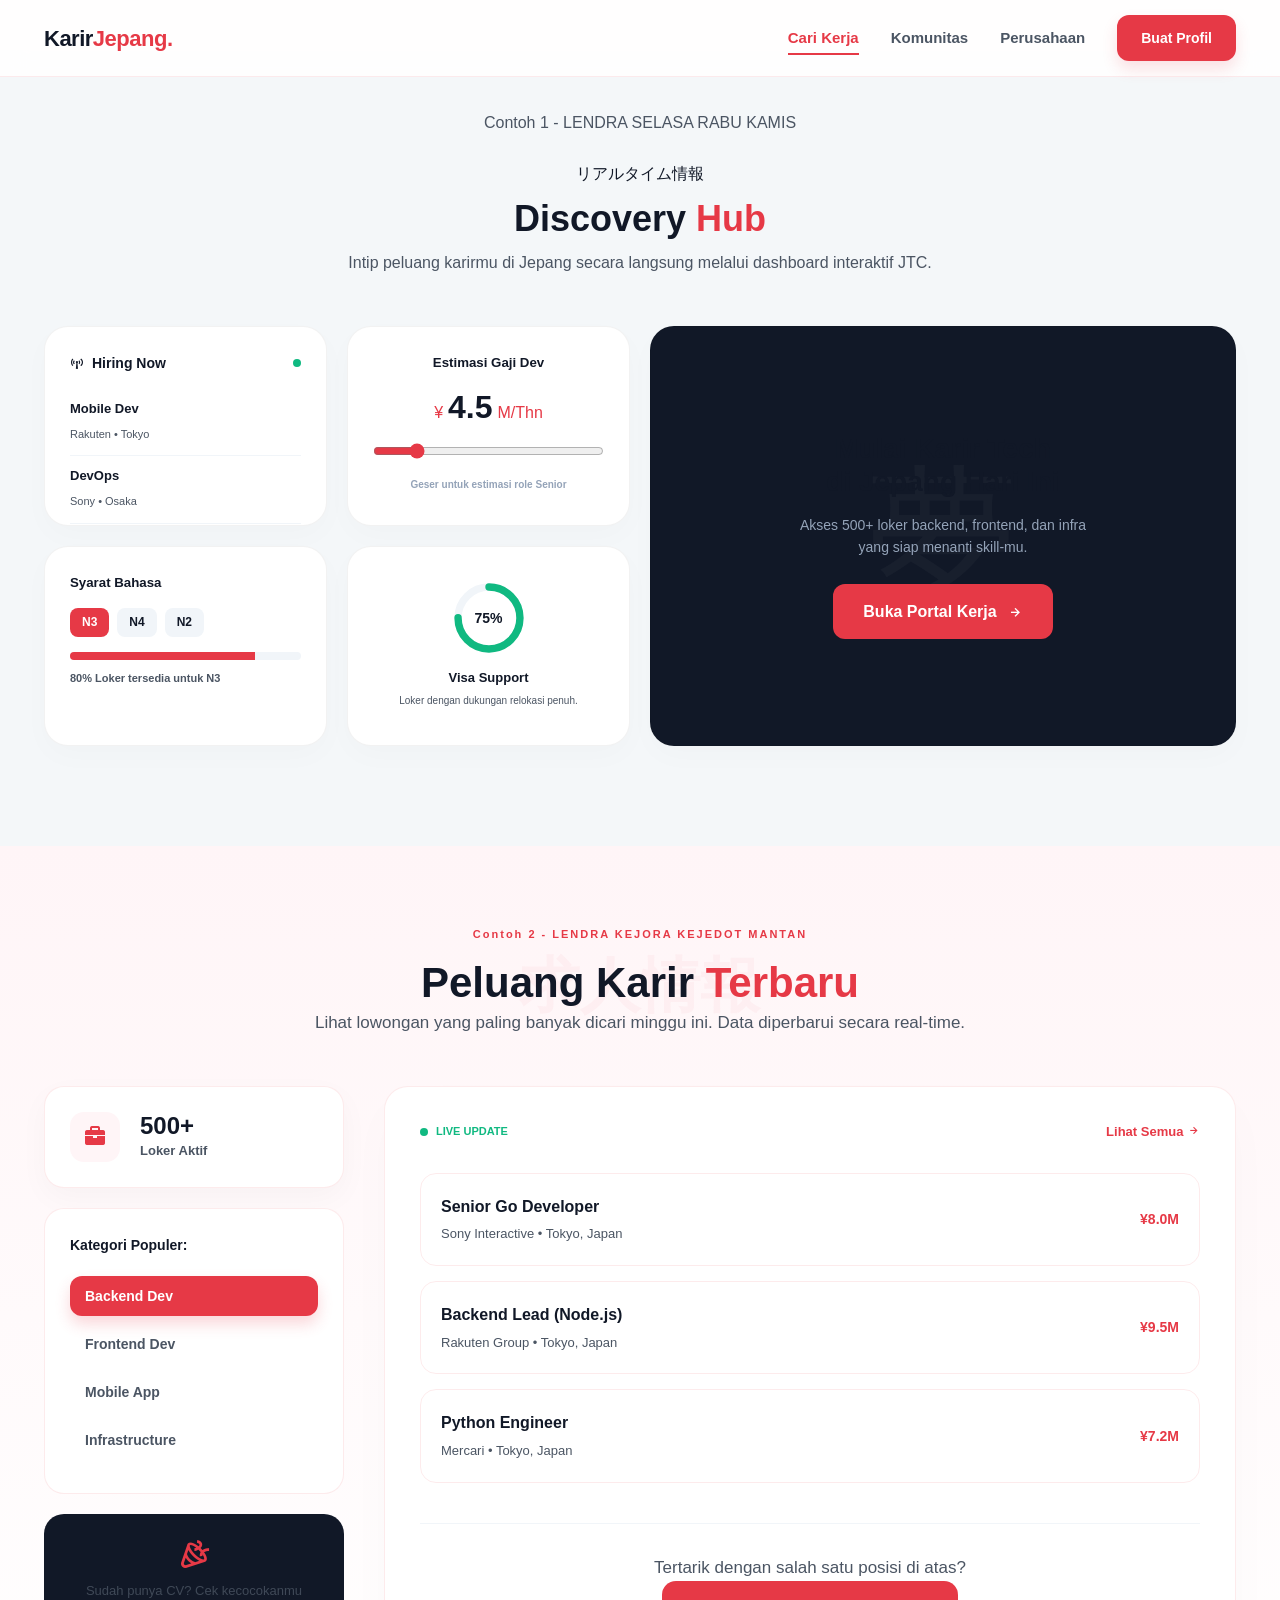
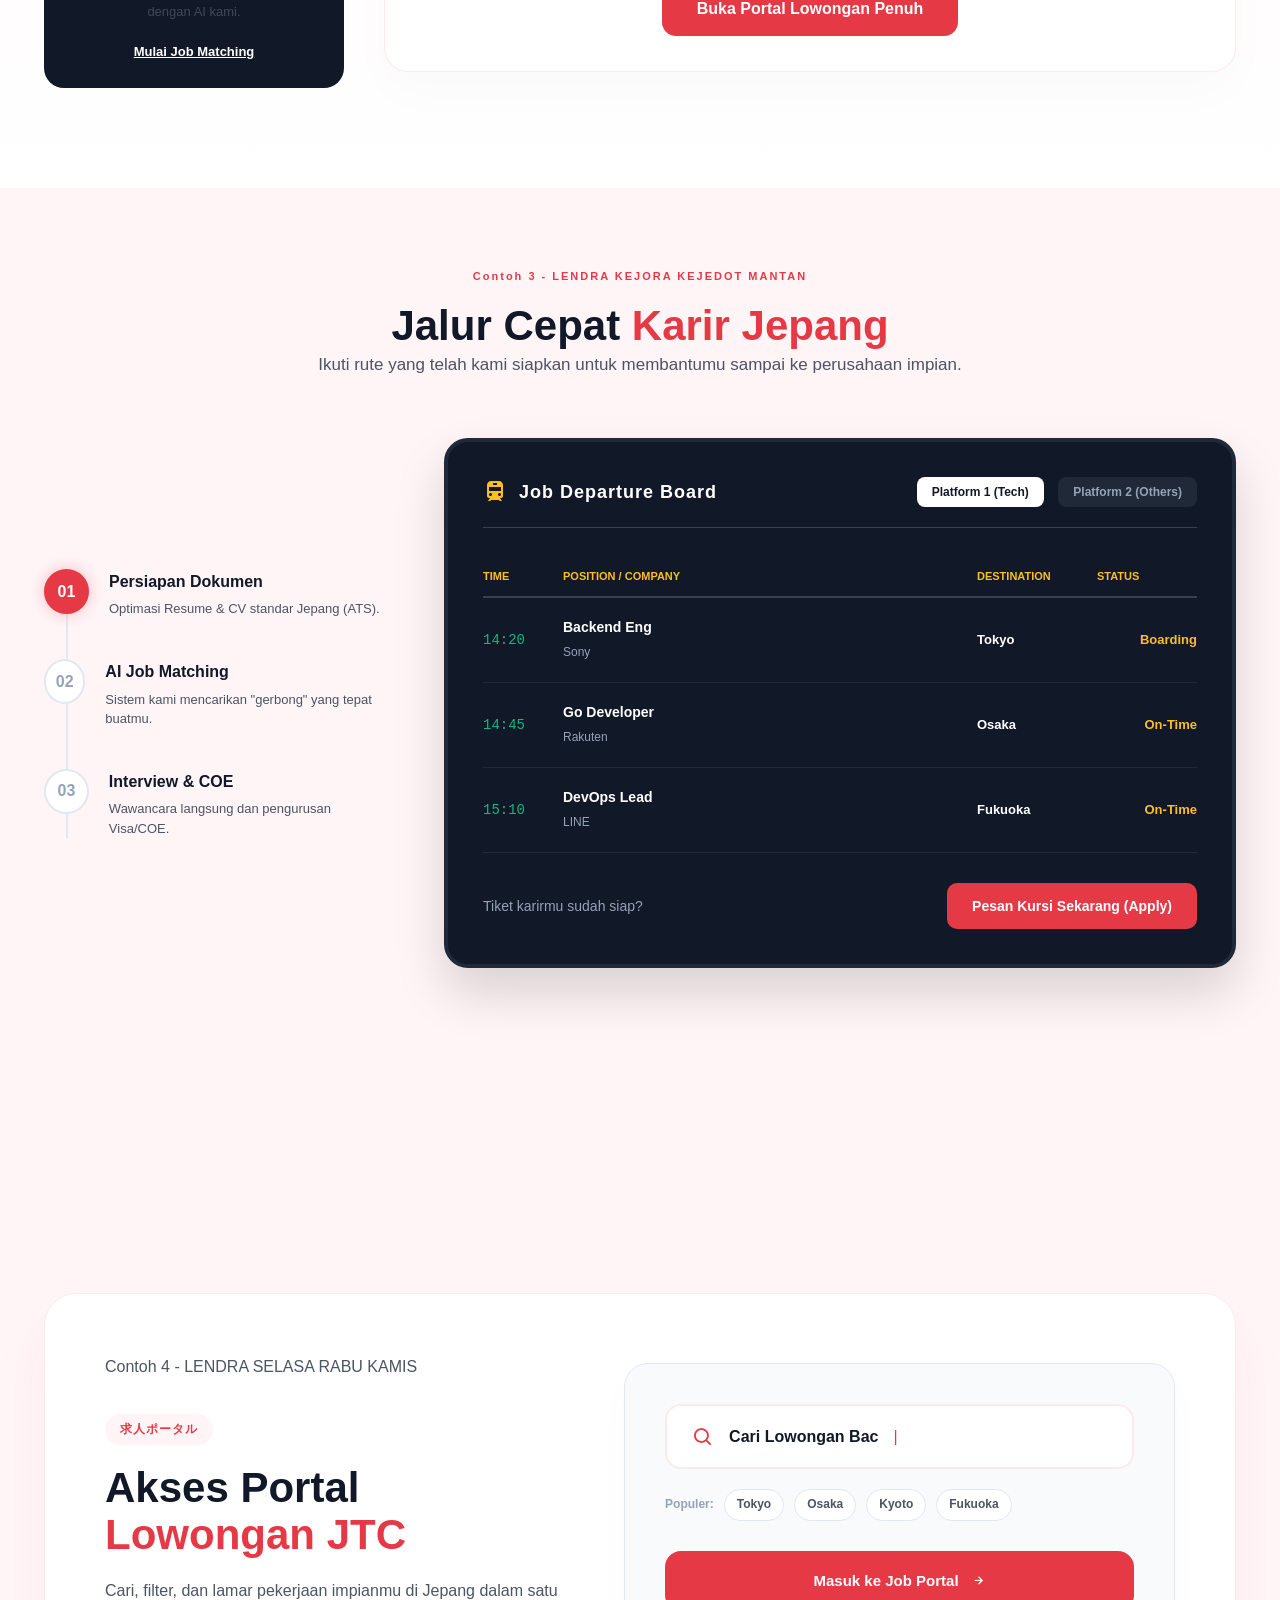
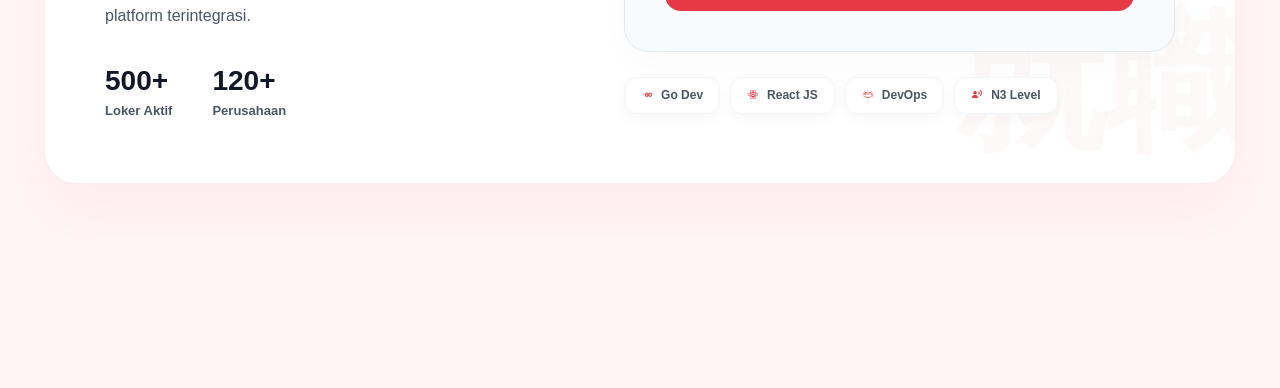
<file: contoh.html>
<!DOCTYPE html>
<html lang="id">

<head>
    <meta charset="UTF-8">
    <meta name="viewport" content="width=device-width, initial-scale=1.0">
    <title>Discovery Hub - Japan Tech Career</title>
    <link rel="stylesheet" href="assets/css/style.css">
    <link rel="stylesheet" href="assets/css/gateway.css">
    <link rel="stylesheet" href="assets/css/gateway-v2.css">
    <link rel="stylesheet" href="assets/css/gateway-v3.css">
    <link rel="stylesheet" href="assets/css/gateway-v4.css">
    <link rel="stylesheet" href="assets/css/gateway-v5.css">
    <link href='https://unpkg.com/boxicons@2.1.4/css/boxicons.min.css' rel='stylesheet'>
</head>

<body class="bg-light-jtc">
    <header class="header">
        <div class="container nav-container">
            <a href="index.html" class="logo">Karir<span>Jepang.</span></a>
            <nav class="navbar">
                <a href="list-job.html" class="nav-link active">Cari Kerja</a>
                <a href="#komunitas" class="nav-link">Komunitas</a>
                <a href="#perusahaan" class="nav-link">Perusahaan</a>
                <a href="#" class="btn-cta-nav">Buat Profil</a>
            </nav>
            <div class="menu-icon" id="menu-btn">
                <i class='bx bx-menu-alt-right'></i>
            </div>
        </div>
    </header>

    <main class="tp-gateway-main">
        <div class="container">
            <div class="discovery-header" data-aos="fade-up">
                <p>Contoh 1 - LENDRA SELASA RABU KAMIS</p><br>
                <span class="jp-badge">リアルタイム情報</span>
                <h2>Discovery <span>Hub</span></h2>
                <p>Intip peluang karirmu di Jepang secara langsung melalui dashboard interaktif JTC.</p>
            </div>

            <div class="bento-dashboard">

                <div class="dash-card job-ticker" data-aos="zoom-in">
                    <div class="card-head">
                        <h5><i class='bx bx-broadcast'></i> Hiring Now</h5>
                        <span class="pulse-dot"></span>
                    </div>
                    <div class="ticker-content" id="tickerContent">
                        <div class="ticker-item">
                            <strong>Mobile Dev</strong> <span>Rakuten • Tokyo</span>
                        </div>
                        <div class="ticker-item">
                            <strong>DevOps</strong> <span>Sony • Osaka</span>
                        </div>
                        <div class="ticker-item">
                            <strong>Frontend</strong> <span>Mercari • Kyoto</span>
                        </div>
                    </div>
                </div>

                <div class="dash-card salary-widget" data-aos="zoom-in" data-aos-delay="100">
                    <h5>Estimasi Gaji Dev</h5>
                    <div class="salary-display">
                        <span class="currency">¥</span>
                        <h3 id="salaryCounter">4.5</h3>
                        <span class="unit">M/Thn</span>
                    </div>
                    <input type="range" min="3" max="12" value="4.5" step="0.5" class="salary-slider" id="salarySlider">
                    <p class="slider-note">Geser untuk estimasi role Senior</p>
                </div>

                <div class="dash-card gateway-cta" data-aos="zoom-in" data-aos-delay="200">
                    <div class="cta-inner">
                        <div class="kanji-watermark">夢</div>
                        <h4>Mulai Karir Tech <br>di Jepang Hari Ini</h4>
                        <p>Akses 500+ loker backend, frontend, dan infra yang siap menanti skill-mu.</p>
                        <a href="list-job.html" class="btn-primary-jtc">Buka Portal Kerja <i
                                class='bx bx-right-arrow-alt'></i></a>
                    </div>
                </div>

                <div class="dash-card lang-widget" data-aos="zoom-in" data-aos-delay="300">
                    <h5>Syarat Bahasa</h5>
                    <div class="lang-chips">
                        <span class="l-chip active" data-job="80%">N3</span>
                        <span class="l-chip" data-job="40%">N4</span>
                        <span class="l-chip" data-job="15%">N2</span>
                    </div>
                    <div class="match-bar">
                        <div class="bar-fill" id="matchBar" style="width: 80%;"></div>
                    </div>
                    <p id="matchText">80% Loker tersedia untuk N3</p>
                </div>

                <div class="dash-card stats-mini" data-aos="zoom-in" data-aos-delay="400">
                    <div class="stat-circle">
                        <svg viewBox="0 0 36 36" class="circular-chart">
                            <path class="circle-bg"
                                d="M18 2.0845 a 15.9155 15.9155 0 0 1 0 31.831 a 15.9155 15.9155 0 0 1 0 -31.831" />
                            <path class="circle" stroke-dasharray="75, 100"
                                d="M18 2.0845 a 15.9155 15.9155 0 0 1 0 31.831 a 15.9155 15.9155 0 0 1 0 -31.831" />
                        </svg>
                        <div class="percentage">75%</div>
                    </div>
                    <h6>Visa Support</h6>
                    <p>Loker dengan dukungan relokasi penuh.</p>
                </div>

            </div>
        </div>
    </main>

    <main class="tp-gateway-v2">
        <div class="container">
            <div class="gateway-header" data-aos="fade-up">
                <p class="example-label">Contoh 2 - LENDRA KEJORA KEJEDOT MANTAN</p>
                <div class="title-with-jp">
                    <h2>Peluang Karir <span>Terbaru</span></h2>
                    <span class="jp-text-fade">求人情報</span>
                </div>
                <p>Lihat lowongan yang paling banyak dicari minggu ini. Data diperbarui secara real-time.</p>
            </div>

            <div class="hub-grid">

                <div class="hub-sidebar" data-aos="fade-right">
                    <div class="stat-mini-card">
                        <div class="icon-wrap"><i class='bx bxs-briefcase'></i></div>
                        <div class="stat-info">
                            <h4 id="count-jobs">500+</h4>
                            <p>Loker Aktif</p>
                        </div>
                    </div>

                    <div class="category-nav">
                        <h5>Kategori Populer:</h5>
                        <button class="cat-btn active" data-filter="backend">Backend Dev</button>
                        <button class="cat-btn" data-filter="frontend">Frontend Dev</button>
                        <button class="cat-btn" data-filter="mobile">Mobile App</button>
                        <button class="cat-btn" data-filter="infra">Infrastructure</button>
                    </div>

                    <div class="matching-teaser">
                        <i class='bx bx-party'></i>
                        <p>Sudah punya CV? Cek kecocokanmu dengan AI kami.</p>
                        <a href="#">Mulai Job Matching</a>
                    </div>
                </div>

                <div class="hub-main" data-aos="fade-left">
                    <div class="feed-header">
                        <span class="live-indicator">
                            <span class="dot"></span> LIVE UPDATE
                        </span>
                        <a href="list-job.html" class="view-all">Lihat Semua <i class='bx bx-right-arrow-alt'></i></a>
                    </div>

                    <div class="job-preview-list" id="jobPreviewList">
                        <div class="preview-card loading">Memuat lowongan...</div>
                    </div>

                    <div class="hub-cta-footer">
                        <p>Tertarik dengan salah satu posisi di atas?</p>
                        <a href="list-job.html" class="btn-gateway-sakura">Buka Portal Lowongan Penuh</a>
                    </div>
                </div>

            </div>
        </div>
    </main>

    <main class="tp-gateway-v3">
        <div class="container">
            <div class="roadmap-header" data-aos="fade-down">
                <p class="example-label">Contoh 3 - LENDRA KEJORA KEJEDOT MANTAN</p>
                <h2>Jalur Cepat <span>Karir Jepang</span></h2>
                <p>Ikuti rute yang telah kami siapkan untuk membantumu sampai ke perusahaan impian.</p>
            </div>

            <div class="roadmap-grid">

                <div class="railway-steps" data-aos="fade-right">
                    <div class="step-item active">
                        <div class="step-number">01</div>
                        <div class="step-info">
                            <h6>Persiapan Dokumen</h6>
                            <p>Optimasi Resume & CV standar Jepang (ATS).</p>
                        </div>
                    </div>
                    <div class="step-item">
                        <div class="step-number">02</div>
                        <div class="step-info">
                            <h6>AI Job Matching</h6>
                            <p>Sistem kami mencarikan "gerbong" yang tepat buatmu.</p>
                        </div>
                    </div>
                    <div class="step-item">
                        <div class="step-number">03</div>
                        <div class="step-info">
                            <h6>Interview & COE</h6>
                            <p>Wawancara langsung dan pengurusan Visa/COE.</p>
                        </div>
                    </div>
                    <div class="rail-line"></div>
                </div>

                <div class="departure-board" data-aos="fade-left">
                    <div class="board-header">
                        <div class="board-title">
                            <i class='bx bxs-train'></i>
                            <h5>Job Departure Board</h5>
                        </div>
                        <div class="board-tabs">
                            <button class="plat-btn active" data-platform="tech">Platform 1 (Tech)</button>
                            <button class="plat-btn" data-platform="non-tech">Platform 2 (Others)</button>
                        </div>
                    </div>

                    <div class="board-table">
                        <div class="table-head">
                            <span>Time</span>
                            <span>Position / Company</span>
                            <span>Destination</span>
                            <span>Status</span>
                        </div>
                        <div class="table-body" id="departureList">
                        </div>
                    </div>

                    <div class="board-footer">
                        <p>Tiket karirmu sudah siap?</p>
                        <a href="list-job.html" class="btn-shinkansen">Pesan Kursi Sekarang (Apply)</a>
                    </div>
                </div>

            </div>
        </div>
    </main>

    <!-- <main class="tp-gateway-v4">
        <div class="container">
            <div class="radar-header" data-aos="fade-up">
                <p class="example-label">Contoh 4 - SKILL RADAR COMPASS</p>
                <h2>Arahkan <span>Kompas Karirmu</span></h2>
                <p>Cek profil *skill* yang dibutuhkan industri tech Jepang dan temukan perusahaan yang paling cocok buatmu.</p>
            </div>

            <div class="radar-hub-wrapper">
                
                <div class="radar-nav" data-aos="fade-right">
                    <h5>Pilih Fokus Karir:</h5>
                    <div class="nav-pills-v4">
                        <button class="v4-pill active" data-role="backend">
                            <i class='bx bx-data'></i> Backend
                        </button>
                        <button class="v4-pill" data-role="frontend">
                            <i class='bx bx-layout'></i> Frontend
                        </button>
                        <button class="v4-pill" data-role="mobile">
                            <i class='bx bx-mobile-vibration'></i> Mobile
                        </div>
                        <button class="v4-pill" data-role="devops">
                            <i class='bx bx-infinite'></i> DevOps
                        </button>
                    </div>
                </div>

                <div class="radar-visual" data-aos="zoom-in">
                    <div class="radar-container">
                        <svg viewBox="0 0 200 200" class="radar-svg">
                            <circle cx="100" cy="100" r="80" class="r-grid" />
                            <circle cx="100" cy="100" r="60" class="r-grid" />
                            <circle cx="100" cy="100" r="40" class="r-grid" />
                            <circle cx="100" cy="100" r="20" class="r-grid" />
                            
                            <line x1="100" y1="20" x2="100" y2="180" class="r-axis" />
                            <line x1="20" y1="100" x2="180" y2="100" class="r-axis" />
                            <line x1="43.4" y1="43.4" x2="156.6" y2="156.6" class="r-axis" />
                            <line x1="43.4" y1="156.6" x2="156.6" y2="43.4" class="r-axis" />
                            
                            <polygon id="skillPolygon" points="100,40 160,100 100,160 40,100" class="r-poly" />
                        </svg>
                        
                        <span class="l-skill s-top">Algorithm</span>
                        <span class="l-skill s-right">Teamwork</span>
                        <span class="l-skill s-bottom">Language</span>
                        <span class="l-skill s-left">Framework</span>
                    </div>
                </div>

                <div class="radar-match-card" data-aos="fade-left">
                    <div class="match-label">Best Match Partner</div>
                    <div id="matchCompany">
                        <img src="https://ui-avatars.com/api/?name=Sony&background=000&color=fff" alt="Company">
                        <h4>Sony Interactive Ent.</h4>
                        <p>Tokyo, Japan</p>
                    </div>
                    <hr>
                    <div class="match-desc">
                        <p id="matchText">Sangat cocok untuk Backend Engineer dengan fokus pada sistem terdistribusi & mikroservis.</p>
                    </div>
                    <a href="list-job.html" class="btn-radar-apply">Lihat Lowongan <i class='bx bx-right-arrow-alt'></i></a>
                </div>

            </div>
        </div>
    </main> -->

    <main class="tp-gateway-v5-revised">
        <div class="container">
            
            <div class="gateway-card-wrapper" data-aos="fade-up">
                <div class="gateway-info">
                    <p>Contoh 4 - LENDRA SELASA RABU KAMIS</p>
                    <div class="jp-tag-badge">求人ポータル</div>
                    <h2>Akses Portal <br><span>Lowongan JTC</span></h2>
                    <p>Cari, filter, dan lamar pekerjaan impianmu di Jepang dalam satu platform terintegrasi.</p>
                    
                    <div class="mini-stats-grid">
                        <div class="m-stat">
                            <h4 id="jobs-count">500+</h4>
                            <span>Loker Aktif</span>
                        </div>
                        <div class="m-stat">
                            <h4 id="comp-count">120+</h4>
                            <span>Perusahaan</span>
                        </div>
                    </div>
                </div>

                <div class="gateway-action-hub">
                    <div class="search-teaser-box">
                        <div class="fake-input">
                            <i class='bx bx-search'></i>
                            <span id="typing-text"></span>
                            <span class="cursor">|</span>
                        </div>
                        
                        <div class="quick-prefektur">
                            <span>Populer:</span>
                            <a href="list-job.html">Tokyo</a>
                            <a href="list-job.html">Osaka</a>
                            <a href="list-job.html">Kyoto</a>
                            <a href="list-job.html">Fukuoka</a>
                        </div>

                        <a href="list-job.html" class="btn-portal-full">
                            Masuk ke Job Portal <i class='bx bx-right-arrow-alt'></i>
                        </a>
                    </div>

                    <div class="job-float-tags">
                        <div class="f-tag"><i class='bx bxl-go-lang'></i> Go Dev</div>
                        <div class="f-tag"><i class='bx bxl-react'></i> React JS</div>
                        <div class="f-tag"><i class='bx bxl-aws'></i> DevOps</div>
                        <div class="f-tag"><i class='bx bxs-user-voice'></i> N3 Level</div>
                    </div>
                </div>
            </div>

        </div>
    </main>

    <script src="assets/js/gateway-v2.js"></script>
    <script src="assets/js/gateway-v3.js"></script>
    <script src="assets/js/gateway-v4.js"></script>
    <script src="assets/js/gateway-v5.js"></script>

</body>

</html>
</file>
<file: assets/css/style.css>
:root {
    /* SAKURA TEMA (PINK, WHITE, RED, BLACK) */
    --tp-sakura-bg: #FFF5F7;    /* Pink Sakura sangat muda untuk background */
    --tp-white: #FFFFFF;
    --tp-primary: #E63946;     /* Merah Nippon untuk Aksen */
    --tp-primary-dark: #BC002D;
    
    /* Text Colors */
    --tp-text-main: #111827;   /* Hitam tajam */
    --tp-text-muted: #4B5563;  /* Abu-abu gelap */
    --tp-text-light: #9CA3AF;  /* Abu-abu muda */
    
    --tp-border: rgba(230, 57, 70, 0.1);
    --tp-shadow: 0 20px 40px rgba(230, 57, 70, 0.05);
    --tp-transition: all 0.3s ease;
}


/* =========================================
   1. RESET & BASE STYLES
   ========================================= */
* {
    margin: 0;
    padding: 0;
    box-sizing: border-box;
    outline: none;
}

html {
    scroll-behavior: smooth;
    overflow-x: hidden;
}

body {
    font-family: 'Plus Jakarta Sans', sans-serif;
    background-color: var(--tp-sakura-bg); /* Terapkan background pink lembut */
    color: var(--tp-text-main);
    line-height: 1.6;
    -webkit-font-smoothing: antialiased;
}

a {
    text-decoration: none;
    color: inherit;
    transition: var(--tp-transition);
}

ul { list-style: none; }
img { max-width: 100%; display: block; }

/* Global Container */
.container {
    max-width: 1240px;
    margin: 0 auto;
    padding: 0 24px;
}

/* Custom Scrollbar (Red Accent) */
::-webkit-scrollbar { width: 8px; }
::-webkit-scrollbar-track { background: var(--tp-white); }
::-webkit-scrollbar-thumb { 
    background: #D1D5DB; 
    border-radius: 10px;
}
::-webkit-scrollbar-thumb:hover { background: var(--tp-primary); }

/* =========================================
   2. TYPOGRAPHY
   ========================================= */
h1, h2, h3, h4 {
    font-weight: 800;
    line-height: 1.2;
    color: var(--tp-text-main);
}

h1 { font-size: clamp(32px, 5vw, 56px); }
h1 span { color: var(--tp-primary); } /* Highlight teks jadi Merah */

p {
    font-size: 17px;
    color: var(--tp-text-muted);
}

/* =========================================
   3. HEADER / NAVBAR (Light Version)
   ========================================= */
.header {
    position: fixed;
    top: 0; left: 0; width: 100%;
    padding: 24px 0;
    background: rgba(255, 255, 255, 0.85); 
    backdrop-filter: blur(15px);
    -webkit-backdrop-filter: blur(15px);
    border-bottom: 1px solid var(--tp-border);
    z-index: 1000;
    transition: var(--tp-transition);
}

.header.scrolled {
    padding: 16px 0;
    background: rgba(255, 255, 255, 0.98);
    box-shadow: 0 4px 20px rgba(0, 0, 0, 0.05);
}

.logo {
    font-size: 24px;
    font-weight: 800;
    color: var(--tp-text-main);
}

.logo span { color: var(--tp-primary); }

.nav-link {
    font-size: 15px;
    font-weight: 600;
    color: var(--tp-text-muted);
}

.nav-link:hover, .nav-link.active {
    color: var(--tp-primary);
}

.btn-cta-nav {
    padding: 10px 24px;
    background: var(--tp-primary);
    color: #fff !important;
    border-radius: 10px;
    font-weight: 700;
    font-size: 14px;
}

.btn-cta-nav:hover {
    background: var(--tp-primary-dark);
    transform: translateY(-2px);
    box-shadow: 0 10px 20px rgba(230, 57, 70, 0.2);
}

/* =========================================
   4. REUSABLE COMPONENTS
   ========================================= */
.tp-status-badge {
    display: inline-flex;
    align-items: center;
    gap: 10px;
    padding: 8px 18px;
    background: var(--tp-primary-light); /* Background merah muda tipis */
    border: 1px solid rgba(230, 57, 70, 0.1);
    border-radius: 100px;
    margin-bottom: 25px;
}

.status-text {
    color: var(--tp-primary);
    font-weight: 700;
    font-size: 13px;
}

.status-dot {
    width: 8px; height: 8px;
    background: var(--tp-primary);
    border-radius: 50%;
    position: relative;
}

.status-dot::after {
    content: '';
    position: absolute;
    top: 0; left: 0; width: 100%; height: 100%;
    border: 2px solid var(--tp-primary);
    border-radius: 50%;
    animation: pulseRed 2s infinite;
}

.hero-glow {
    position: absolute; 
    top: -10%; 
    right: 5%;
    width: 500px; 
    height: 500px;
    background: radial-gradient(circle, rgba(230, 57, 70, 0.05) 0%, rgba(255,255,255,0) 70%);
    z-index: 0; 
    pointer-events: none;
}

@keyframes pulseRed {
    0% { transform: scale(1); opacity: 1; }
    100% { transform: scale(2.5); opacity: 0; }
}

/* Responsive */
@media (max-width: 992px) {
    .navbar { display: none; }
    .menu-icon { display: block; color: var(--tp-text-main); }
}

/* =========================================
   HEADER & NAVBAR (FIXED REVISION)
   ========================================= */
.header {
    position: fixed;
    top: 0;
    left: 0;
    width: 100%;
    z-index: 1000;
    background: rgba(255, 255, 255, 0.85); /* Efek Glassmorphism Putih */
    backdrop-filter: blur(15px);
    -webkit-backdrop-filter: blur(15px);
    border-bottom: 1px solid var(--tp-border);
    padding: 15px 0; /* Tinggi navbar yang pas */
    transition: var(--tp-transition);
}

/* Biar pas scroll jadi lebih tipis (Optional: butuh sedikit JS) */
.header.scrolled {
    padding: 10px 0;
    box-shadow: 0 4px 20px rgba(0, 0, 0, 0.05);
}

.nav-container {
    display: flex;
    justify-content: space-between;
    align-items: center; /* Kunci biar semua konten rata tengah vertikal */
}

/* --- LOGO --- */
.logo {
    font-size: 22px;
    font-weight: 800;
    color: var(--tp-text-main);
    letter-spacing: -0.5px;
    display: flex;
    align-items: center;
}

.logo span {
    color: var(--tp-primary); /* Merah Jepang */
}

/* --- NAVBAR LINKS --- */
.navbar {
    display: flex;
    align-items: center;
    gap: 32px; /* Jarak antar menu */
}

.nav-link {
    font-size: 15px;
    font-weight: 600;
    color: var(--tp-text-muted);
    position: relative;
    padding: 5px 0;
}

.nav-link:hover, 
.nav-link.active {
    color: var(--tp-primary);
}

/* Efek garis bawah pas hover (ala Jepang yang detail) */
.nav-link::after {
    content: '';
    position: absolute;
    bottom: 0;
    left: 0;
    width: 0;
    height: 2px;
    background: var(--tp-primary);
    transition: var(--tp-transition);
}

.nav-link:hover::after,
.nav-link.active::after {
    width: 100%;
}

/* --- TOMBOL CTA --- */
.btn-cta-nav {
    padding: 12px 24px;
    background: var(--tp-primary);
    color: #fff !important;
    border-radius: 12px;
    font-weight: 700;
    font-size: 14px;
    box-shadow: 0 8px 15px rgba(230, 57, 70, 0.15);
    transition: var(--tp-transition);
}

.btn-cta-nav:hover {
    background: var(--tp-primary-dark);
    transform: translateY(-2px);
    box-shadow: 0 10px 20px rgba(230, 57, 70, 0.25);
}

/* --- MOBILE MENU ICON --- */
.menu-icon {
    display: none; /* Sembunyi di desktop */
    font-size: 28px;
    color: var(--tp-text-main);
    cursor: pointer;
    transition: var(--tp-transition);
}

.menu-icon:hover {
    color: var(--tp-primary);
}

/* =========================================
   RESPONSIVE NAVBAR (MOBILE)
   ========================================= */
@media (max-width: 992px) {
    .navbar {
        display: none; /* Sembunyikan menu di tablet/HP dulu */
    }
    
    .menu-icon {
        display: block; /* Munculkan icon hamburger */
    }

    .header {
        padding: 12px 0;
    }
}
</file>
<file: assets/css/gateway.css>
/* --- LAYOUT GATEWAY --- */
.tp-gateway-main {
    padding: 60px 0 100px;
    background-color: #f4f7f9;
    margin-top: 50px;
}

.discovery-header {
    text-align: center;
    margin-bottom: 50px;
}

.discovery-header h2 {
    font-size: 36px;
    font-weight: 900;
    color: var(--tp-text-main);
    margin: 10px 0;
}

.discovery-header h2 span {
    color: var(--tp-primary);
}

.discovery-header p {
    color: var(--tp-text-muted);
    font-size: 16px;
}

/* --- BENTO DASHBOARD --- */
.bento-dashboard {
    display: grid;
    grid-template-columns: repeat(4, 1fr);
    grid-template-rows: repeat(2, 200px);
    gap: 20px;
}

.dash-card {
    background: #fff;
    border-radius: 24px;
    padding: 25px;
    border: 1px solid rgba(0, 0, 0, 0.05);
    box-shadow: 0 10px 30px rgba(0, 0, 0, 0.02);
    transition: 0.3s;
    position: relative;
    overflow: hidden;
}

.dash-card:hover {
    transform: translateY(-5px);
    box-shadow: 0 15px 35px rgba(230, 57, 70, 0.08);
    border-color: rgba(230, 57, 70, 0.2);
}

/* WIDGET 1: TICKER */
.job-ticker {
    grid-column: span 1;
}

.card-head {
    display: flex;
    justify-content: space-between;
    align-items: center;
    margin-bottom: 15px;
}

.card-head h5 {
    font-size: 14px;
    font-weight: 800;
    margin: 0;
    display: flex;
    align-items: center;
    gap: 8px;
}

.pulse-dot {
    width: 8px;
    height: 8px;
    background: #10B981;
    border-radius: 50%;
    animation: pulse 1.5s infinite;
}

.ticker-item {
    padding: 10px 0;
    border-bottom: 1px solid #f1f5f9;
}

.ticker-item strong {
    display: block;
    font-size: 13px;
    color: var(--tp-text-main);
}

.ticker-item span {
    font-size: 11px;
    color: var(--tp-text-muted);
}

/* WIDGET 2: SALARY SLIDER */
.salary-widget {
    grid-column: span 1;
    text-align: center;
}

.salary-display {
    margin: 15px 0;
    display: flex;
    align-items: baseline;
    justify-content: center;
    gap: 5px;
    color: var(--tp-primary);
}

.salary-display h3 {
    font-size: 32px;
    font-weight: 900;
    margin: 0;
}

.salary-slider {
    width: 100%;
    accent-color: var(--tp-primary);
    cursor: pointer;
}

.slider-note {
    font-size: 10px;
    color: #94A3B8;
    margin-top: 10px;
    font-weight: 700;
}

/* WIDGET 3: MAIN CTA (BESAR) */
.gateway-cta {
    grid-column: span 2;
    grid-row: span 2;
    background: var(--tp-text-main);
    display: flex;
    align-items: center;
    justify-content: center;
    text-align: center;
    color: #fff;
}

.cta-inner {
    position: relative;
    z-index: 2;
}

.cta-inner h4 {
    font-size: 28px;
    font-weight: 900;
    line-height: 1.2;
    margin-bottom: 15px;
}

.cta-inner p {
    color: #94A3B8;
    font-size: 14px;
    margin-bottom: 25px;
    max-width: 300px;
    margin-left: auto;
    margin-right: auto;
}

.kanji-watermark {
    position: absolute;
    top: 50%;
    left: 50%;
    transform: translate(-50%, -50%);
    font-size: 150px;
    color: rgba(255, 255, 255, 0.03);
    z-index: -1;
}

.btn-primary-jtc {
    background: var(--tp-primary);
    color: #fff;
    text-decoration: none;
    padding: 15px 30px;
    border-radius: 12px;
    font-weight: 800;
    display: inline-flex;
    align-items: center;
    gap: 10px;
    transition: 0.3s;
}

/* WIDGET 4: LANGUAGE */
.lang-widget {
    grid-column: span 1;
}

.lang-chips {
    display: flex;
    gap: 8px;
    margin: 15px 0;
}

.l-chip {
    background: #f1f5f9;
    padding: 5px 12px;
    border-radius: 8px;
    font-size: 12px;
    font-weight: 800;
    cursor: pointer;
    transition: 0.3s;
}

.l-chip.active {
    background: var(--tp-primary);
    color: #fff;
}

.match-bar {
    width: 100%;
    height: 8px;
    background: #f1f5f9;
    border-radius: 10px;
    margin-bottom: 10px;
    overflow: hidden;
}

.bar-fill {
    height: 100%;
    background: var(--tp-primary);
    transition: 0.5s cubic-bezier(0.175, 0.885, 0.32, 1.275);
}

#matchText {
    font-size: 11px;
    font-weight: 700;
    color: var(--tp-text-muted);
}

/* WIDGET 5: STATS */
.stats-mini {
    grid-column: span 1;
    text-align: center;
    display: flex;
    flex-direction: column;
    align-items: center;
    justify-content: center;
}

.stat-circle {
    width: 70px;
    height: 70px;
    position: relative;
    margin-bottom: 10px;
}

.circular-chart {
    display: block;
    margin: 0 auto;
    max-width: 100%;
    max-height: 100%;
}

.circle-bg {
    fill: none;
    stroke: #f1f5f9;
    stroke-width: 3.8;
}

.circle {
    fill: none;
    stroke: #10B981;
    stroke-width: 3.8;
    stroke-linecap: round;
    transition: 0.3s;
}

.percentage {
    position: absolute;
    top: 50%;
    left: 50%;
    transform: translate(-50%, -50%);
    font-size: 14px;
    font-weight: 900;
    color: var(--tp-text-main);
}

.stats-mini h6 {
    font-size: 13px;
    font-weight: 800;
    margin: 5px 0;
}

.stats-mini p {
    font-size: 10px;
    color: var(--tp-text-muted);
    margin: 0;
    line-height: 1.4;
}

/* ANIMATIONS */
@keyframes pulse {
    0% {
        transform: scale(0.95);
        box-shadow: 0 0 0 0 rgba(16, 185, 129, 0.7);
    }

    70% {
        transform: scale(1);
        box-shadow: 0 0 0 6px rgba(16, 185, 129, 0);
    }

    100% {
        transform: scale(0.95);
        box-shadow: 0 0 0 0 rgba(16, 185, 129, 0);
    }
}

/* RESPONSIVE */
@media (max-width: 992px) {
    .bento-dashboard {
        grid-template-columns: repeat(2, 1fr);
        grid-template-rows: auto;
    }

    .gateway-cta {
        grid-column: span 2;
        min-height: 300px;
    }
}
</file>
<file: assets/css/gateway-v2.css>
/* --- GLOBAL GATEWAY V2 (SAKURA LIGHT) --- */
.tp-gateway-v2 {
    padding: 80px 0 100px;
    background: linear-gradient(180deg, var(--tp-sakura-bg) 0%, #ffffff 100%);
    min-height: 100vh;
}

.gateway-header { text-align: center; margin-bottom: 50px; }
.example-label { color: var(--tp-primary); font-weight: 800; font-size: 12px; letter-spacing: 2px; margin-bottom: 15px; }

.title-with-jp { position: relative; display: inline-block; }
.title-with-jp h2 { font-size: 42px; font-weight: 900; color: var(--tp-text-main); position: relative; z-index: 2; }
.title-with-jp h2 span { color: var(--tp-primary); }
.jp-text-fade { 
    position: absolute; top: -20px; left: 50%; transform: translateX(-50%);
    font-size: 60px; font-weight: 900; color: rgba(230, 57, 70, 0.04); z-index: 1; white-space: nowrap;
}

/* --- HUB GRID --- */
.hub-grid {
    display: grid;
    grid-template-columns: 300px 1fr;
    gap: 40px;
    align-items: start;
}

/* LEFT SIDEBAR */
.hub-sidebar { display: flex; flex-direction: column; gap: 20px; }

.stat-mini-card {
    background: #fff; padding: 25px; border-radius: 20px;
    display: flex; align-items: center; gap: 20px;
    box-shadow: 0 10px 30px rgba(0,0,0,0.03);
    border: 1px solid var(--tp-border);
}
.stat-mini-card .icon-wrap { 
    width: 50px; height: 50px; background: var(--tp-sakura-bg); 
    border-radius: 14px; display: flex; align-items: center; justify-content: center;
    color: var(--tp-primary); font-size: 24px;
}
.stat-info h4 { font-size: 24px; font-weight: 900; color: var(--tp-text-main); margin: 0; }
.stat-info p { font-size: 13px; color: var(--tp-text-muted); margin: 0; font-weight: 700; }

.category-nav { background: #fff; padding: 25px; border-radius: 20px; border: 1px solid var(--tp-border); }
.category-nav h5 { font-size: 14px; margin-bottom: 20px; color: var(--tp-text-main); font-weight: 800; }
.cat-btn {
    width: 100%; text-align: left; padding: 12px 15px; border-radius: 12px;
    border: none; background: transparent; color: var(--tp-text-muted);
    font-weight: 700; font-size: 14px; cursor: pointer; transition: 0.3s;
    margin-bottom: 8px;
}
.cat-btn:hover { background: var(--tp-sakura-bg); color: var(--tp-primary); }
.cat-btn.active { background: var(--tp-primary); color: #fff; box-shadow: 0 8px 15px rgba(230,57,70,0.2); }

.matching-teaser { 
    background: var(--tp-text-main); padding: 25px; border-radius: 20px; color: #fff; text-align: center;
}
.matching-teaser i { font-size: 32px; color: var(--tp-primary); margin-bottom: 10px; }
.matching-teaser p { font-size: 13px; margin-bottom: 15px; opacity: 0.8; }
.matching-teaser a { color: #fff; font-weight: 800; text-decoration: underline; font-size: 13px; }

/* RIGHT MAIN FEED */
.hub-main {
    background: #fff; border-radius: 24px; padding: 35px;
    border: 1px solid var(--tp-border); box-shadow: 0 20px 50px rgba(0,0,0,0.02);
}

.feed-header { display: flex; justify-content: space-between; align-items: center; margin-bottom: 30px; }
.live-indicator { font-size: 11px; font-weight: 800; color: #10B981; display: flex; align-items: center; gap: 8px; }
.live-indicator .dot { width: 8px; height: 8px; background: #10B981; border-radius: 50%; animation: pulse 1.5s infinite; }

.view-all { text-decoration: none; color: var(--tp-primary); font-weight: 800; font-size: 13px; }

.job-preview-list { display: flex; flex-direction: column; gap: 15px; }

.preview-card {
    padding: 20px; border: 1px solid var(--tp-border); border-radius: 16px;
    display: flex; justify-content: space-between; align-items: center;
    transition: 0.3s; cursor: pointer;
}
.preview-card:hover { transform: translateX(10px); border-color: var(--tp-primary); background: var(--tp-sakura-bg); }

.p-info h6 { font-size: 16px; font-weight: 800; color: var(--tp-text-main); margin: 0 0 5px 0; }
.p-info p { font-size: 13px; color: var(--tp-text-muted); margin: 0; }
.p-salary { font-weight: 800; color: var(--tp-primary); font-size: 14px; }

.hub-cta-footer { margin-top: 40px; text-align: center; padding-top: 30px; border-top: 1px solid #f1f5f9; }
.btn-gateway-sakura {
    display: inline-block; background: var(--tp-primary); color: #fff;
    padding: 15px 35px; border-radius: 14px; font-weight: 800; text-decoration: none;
    transition: 0.3s;
}
.btn-gateway-sakura:hover { transform: translateY(-3px); box-shadow: 0 10px 25px rgba(230,57,70,0.3); }

@keyframes pulse { 0% { transform: scale(0.9); opacity: 1; } 70% { transform: scale(1.2); opacity: 0; } 100% { transform: scale(0.9); opacity: 0; } }

/* RESPONSIVE */
@media (max-width: 992px) {
    .hub-grid { grid-template-columns: 1fr; }
    .title-with-jp h2 { font-size: 32px; }
}
</file>
<file: assets/css/gateway-v3.css>
/* --- GLOBAL GATEWAY V3 --- */
.tp-gateway-v3 {
    padding: 80px 0;
    background: #fff5f7;
    /* Sakura Base */
    min-height: 100vh;
}

.roadmap-header {
    text-align: center;
    margin-bottom: 60px;
}

.example-label {
    color: var(--tp-primary);
    font-weight: 800;
    font-size: 12px;
    letter-spacing: 2px;
}

.roadmap-header h2 {
    font-size: 42px;
    font-weight: 900;
    color: var(--tp-text-main);
    margin-top: 10px;
}

.roadmap-header h2 span {
    color: var(--tp-primary);
}

/* --- GRID SYSTEM --- */
.roadmap-grid {
    display: grid;
    grid-template-columns: 350px 1fr;
    gap: 50px;
    align-items: center;
}

/* RAILWAY STEPS (LEFT) */
.railway-steps {
    position: relative;
    display: flex;
    flex-direction: column;
    gap: 40px;
}

.rail-line {
    position: absolute;
    left: 22px;
    top: 0;
    width: 2px;
    height: 100%;
    background: #E2E8F0;
    z-index: 1;
}

.step-item {
    position: relative;
    z-index: 2;
    display: flex;
    gap: 20px;
    align-items: flex-start;
}

.step-number {
    width: 45px;
    height: 45px;
    background: #fff;
    border: 2px solid #E2E8F0;
    border-radius: 50%;
    display: flex;
    align-items: center;
    justify-content: center;
    font-weight: 800;
    color: #94A3B8;
    transition: 0.3s;
}

.step-item.active .step-number {
    background: var(--tp-primary);
    color: #fff;
    border-color: var(--tp-primary);
    box-shadow: 0 0 15px rgba(230, 57, 70, 0.3);
}

.step-info h6 {
    font-size: 16px;
    font-weight: 800;
    color: var(--tp-text-main);
    margin-bottom: 5px;
}

.step-info p {
    font-size: 13px;
    color: var(--tp-text-muted);
    margin: 0;
    line-height: 1.5;
}

/* DEPARTURE BOARD (RIGHT) */
.departure-board {
    background: #111827;
    /* Dark Board Look */
    border-radius: 24px;
    padding: 35px;
    box-shadow: 0 25px 50px rgba(0, 0, 0, 0.15);
    border: 4px solid #1f2937;
}

.board-header {
    display: flex;
    justify-content: space-between;
    align-items: center;
    margin-bottom: 30px;
    border-bottom: 1px solid #374151;
    padding-bottom: 20px;
}

.board-title {
    display: flex;
    align-items: center;
    gap: 12px;
    color: #fff;
}

.board-title i {
    color: #FBBF24;
    font-size: 24px;
}

.board-title h5 {
    margin: 0;
    font-size: 18px;
    font-weight: 800;
    letter-spacing: 1px;
}

.plat-btn {
    background: #1f2937;
    border: none;
    color: #94A3B8;
    padding: 8px 15px;
    border-radius: 8px;
    font-size: 12px;
    font-weight: 700;
    cursor: pointer;
    transition: 0.3s;
    margin-left: 10px;
}

.plat-btn.active {
    background: #fff;
    color: #111827;
}

.table-head {
    display: grid;
    grid-template-columns: 80px 1fr 120px 100px;
    padding: 10px 0;
    color: #FBBF24;
    font-weight: 800;
    font-size: 11px;
    text-transform: uppercase;
    border-bottom: 2px solid #374151;
}

.table-row {
    display: grid;
    grid-template-columns: 80px 1fr 120px 100px;
    padding: 18px 0;
    border-bottom: 1px solid #1f2937;
    color: #fff;
    align-items: center;
    animation: fadeInRow 0.5s ease forwards;
}

@keyframes fadeInRow {
    from {
        opacity: 0;
        transform: translateY(10px);
    }

    to {
        opacity: 1;
        transform: translateY(0);
    }
}

.t-time {
    font-family: monospace;
    color: #10B981;
    font-size: 14px;
}

.t-job strong {
    display: block;
    font-size: 14px;
}

.t-job span {
    font-size: 12px;
    color: #94A3B8;
}

.t-dest,
.t-status {
    font-size: 13px;
    font-weight: 700;
}

.t-status {
    color: #FBBF24;
    text-align: right;
}

.board-footer {
    margin-top: 30px;
    display: flex;
    justify-content: space-between;
    align-items: center;
}

.board-footer p {
    color: #94A3B8;
    font-size: 14px;
    margin: 0;
}

.btn-shinkansen {
    background: var(--tp-primary);
    color: #fff;
    text-decoration: none;
    padding: 12px 25px;
    border-radius: 10px;
    font-weight: 800;
    font-size: 14px;
    transition: 0.3s;
}

.btn-shinkansen:hover {
    transform: scale(1.05);
    box-shadow: 0 0 20px rgba(230, 57, 70, 0.4);
}

/* RESPONSIVE */
@media (max-width: 992px) {
    .roadmap-grid {
        grid-template-columns: 1fr;
    }

    .departure-board {
        padding: 20px;
    }

    .table-head,
    .table-row {
        grid-template-columns: 60px 1fr 80px;
    }

    .t-dest {
        display: none;
    }
}
</file>
<file: assets/css/gateway-v4.css>
/* --- GLOBAL STYLE V4 --- */
.tp-gateway-v4 {
    padding: 80px 0 100px;
    background: #fff5f7; /* Sakura Background */
    min-height: 100vh;
}

.radar-header { text-align: center; margin-bottom: 60px; }
.example-label { color: var(--tp-primary); font-weight: 800; font-size: 11px; letter-spacing: 2px; }
.radar-header h2 { font-size: 42px; font-weight: 900; color: var(--tp-text-main); margin-top: 10px; }
.radar-header h2 span { color: var(--tp-primary); }

/* --- HUB WRAPPER --- */
.radar-hub-wrapper {
    display: grid;
    grid-template-columns: 250px 1fr 320px;
    gap: 40px;
    align-items: center;
}

/* NAV PILLS */
.nav-pills-v4 { display: flex; flex-direction: column; gap: 12px; }
.v4-pill {
    background: #ffffff; border: 1px solid var(--tp-border); padding: 15px 20px;
    border-radius: 16px; color: var(--tp-text-muted); text-align: left;
    font-weight: 800; cursor: pointer; transition: 0.3s; display: flex; align-items: center; gap: 12px;
}
.v4-pill.active { background: var(--tp-text-main); color: #fff; border-color: var(--tp-text-main); transform: translateX(10px); }
.v4-pill i { font-size: 20px; color: var(--tp-primary); }
.v4-pill.active i { color: #fff; }

/* RADAR VISUAL */
.radar-container { position: relative; width: 350px; height: 350px; margin: 0 auto; }
.radar-svg { width: 100%; height: 100%; }
.r-grid { fill: none; stroke: rgba(0,0,0,0.05); stroke-width: 1; }
.r-axis { stroke: rgba(0,0,0,0.05); stroke-width: 1; }
.r-poly { 
    fill: rgba(230, 57, 70, 0.2); 
    stroke: var(--tp-primary); 
    stroke-width: 3; 
    transition: all 0.8s cubic-bezier(0.175, 0.885, 0.32, 1.275); 
}

.l-skill { position: absolute; font-size: 11px; font-weight: 900; color: var(--tp-text-muted); text-transform: uppercase; }
.s-top { top: -20px; left: 50%; transform: translateX(-50%); }
.s-right { right: -40px; top: 50%; transform: translateY(-50%); }
.s-bottom { bottom: -20px; left: 50%; transform: translateX(-50%); }
.s-left { left: -40px; top: 50%; transform: translateY(-50%); }

/* MATCH CARD */
.radar-match-card {
    background: #ffffff; padding: 30px; border-radius: 24px;
    border: 1px solid var(--tp-border); text-align: center;
    box-shadow: 0 20px 40px rgba(0,0,0,0.03);
}
.match-label { font-size: 10px; font-weight: 900; color: var(--tp-primary); background: var(--tp-sakura-bg); padding: 5px 12px; border-radius: 50px; display: inline-block; margin-bottom: 20px; }
#matchCompany img { width: 60px; height: 60px; border-radius: 14px; margin-bottom: 15px; }
#matchCompany h4 { font-size: 18px; font-weight: 800; color: var(--tp-text-main); margin: 0; }
#matchCompany p { font-size: 13px; color: var(--tp-text-muted); }

.match-desc { margin: 20px 0; font-size: 13px; color: var(--tp-text-muted); line-height: 1.6; }

.btn-radar-apply {
    display: flex; align-items: center; justify-content: center; gap: 10px;
    background: var(--tp-primary); color: #fff; text-decoration: none;
    padding: 14px; border-radius: 12px; font-weight: 800; transition: 0.3s;
}
.btn-radar-apply:hover { transform: translateY(-3px); box-shadow: 0 10px 20px rgba(230,57,70,0.2); }

@media (max-width: 992px) {
    .radar-hub-wrapper { grid-template-columns: 1fr; }
    .v4-pill.active { transform: none; }
}
</file>
<file: assets/css/gateway-v5.css>
/* --- GLOBAL REVISED V5 --- */
.tp-gateway-v5-revised {
    padding: 100px 0;
    background-color: #fff5f7; /* Background Sakura Yan */
    min-height: 100vh;
    display: flex;
    align-items: center;
}

.gateway-card-wrapper {
    background: #ffffff;
    border-radius: 32px;
    padding: 60px;
    display: grid;
    grid-template-columns: 1fr 1.2fr;
    gap: 60px;
    align-items: center;
    border: 1px solid rgba(230, 57, 70, 0.1);
    box-shadow: 0 30px 60px rgba(230, 57, 70, 0.05);
    position: relative;
    overflow: hidden;
}

/* HIASAN KANJI BACKGROUND */
.gateway-card-wrapper::before {
    content: '就職';
    position: absolute;
    right: -20px;
    bottom: -20px;
    font-size: 150px;
    font-weight: 900;
    color: rgba(230, 57, 70, 0.03);
    z-index: 1;
}

/* SISI KIRI: INFO */
.gateway-info { position: relative; z-index: 2; }
.jp-tag-badge {
    background: var(--tp-sakura-bg);
    color: var(--tp-primary);
    padding: 6px 15px;
    border-radius: 50px;
    font-size: 12px;
    font-weight: 800;
    display: inline-block;
    margin-bottom: 20px;
    letter-spacing: 1px;
}

.gateway-info h2 { font-size: 42px; font-weight: 900; color: var(--tp-text-main); line-height: 1.1; margin-bottom: 20px; }
.gateway-info h2 span { color: var(--tp-primary); }
.gateway-info p { font-size: 16px; color: var(--tp-text-muted); line-height: 1.6; margin-bottom: 35px; }

.mini-stats-grid { display: flex; gap: 40px; }
.m-stat h4 { font-size: 28px; font-weight: 900; color: var(--tp-text-main); margin: 0; }
.m-stat span { font-size: 13px; color: var(--tp-text-muted); font-weight: 600; }

/* SISI KANAN: ACTION HUB */
.gateway-action-hub { position: relative; z-index: 2; }

.search-teaser-box {
    background: #F8FAFC;
    padding: 40px;
    border-radius: 24px;
    border: 1px solid #E2E8F0;
    box-shadow: 0 15px 35px rgba(0,0,0,0.02);
}

.fake-input {
    background: #ffffff;
    padding: 18px 25px;
    border-radius: 16px;
    display: flex;
    align-items: center;
    gap: 15px;
    border: 2px solid var(--tp-border);
    margin-bottom: 20px;
    font-weight: 600;
    color: var(--tp-text-main);
}
.fake-input i { color: var(--tp-primary); font-size: 22px; }

.cursor { animation: blink 0.8s infinite; color: var(--tp-primary); font-weight: 400; }
@keyframes blink { 0%, 100% { opacity: 1; } 50% { opacity: 0; } }

.quick-prefektur { display: flex; gap: 10px; align-items: center; flex-wrap: wrap; margin-bottom: 30px; }
.quick-prefektur span { font-size: 12px; font-weight: 800; color: #94A3B8; }
.quick-prefektur a {
    text-decoration: none; font-size: 12px; font-weight: 700; color: var(--tp-text-muted);
    padding: 5px 12px; background: #fff; border: 1px solid #E2E8F0; border-radius: 50px; transition: 0.3s;
}
.quick-prefektur a:hover { border-color: var(--tp-primary); color: var(--tp-primary); }

.btn-portal-full {
    display: flex; align-items: center; justify-content: center; gap: 12px;
    background: var(--tp-primary); color: #fff; text-decoration: none;
    padding: 18px; border-radius: 16px; font-weight: 800; font-size: 15px; transition: 0.3s;
}
.btn-portal-full:hover { background: #d92e3d; transform: translateY(-5px); box-shadow: 0 10px 25px rgba(230,57,70,0.3); }

/* FLOATING TAGS */
.job-float-tags { display: flex; flex-wrap: wrap; gap: 10px; margin-top: 25px; }
.f-tag {
    background: #ffffff; padding: 8px 16px; border-radius: 12px; font-size: 12px;
    font-weight: 700; color: var(--tp-text-muted); box-shadow: 0 5px 15px rgba(0,0,0,0.03);
    display: flex; align-items: center; gap: 8px; border: 1px solid #f1f5f9;
    animation: floatTag 3s ease-in-out infinite;
}
.f-tag i { color: var(--tp-primary); }
.f-tag:nth-child(even) { animation-delay: 1.5s; }

@keyframes floatTag { 0%, 100% { transform: translateY(0); } 50% { transform: translateY(-10px); } }

/* RESPONSIVE */
@media (max-width: 992px) {
    .gateway-card-wrapper { grid-template-columns: 1fr; padding: 40px; }
    .gateway-info h2 { font-size: 32px; }
}
</file>
